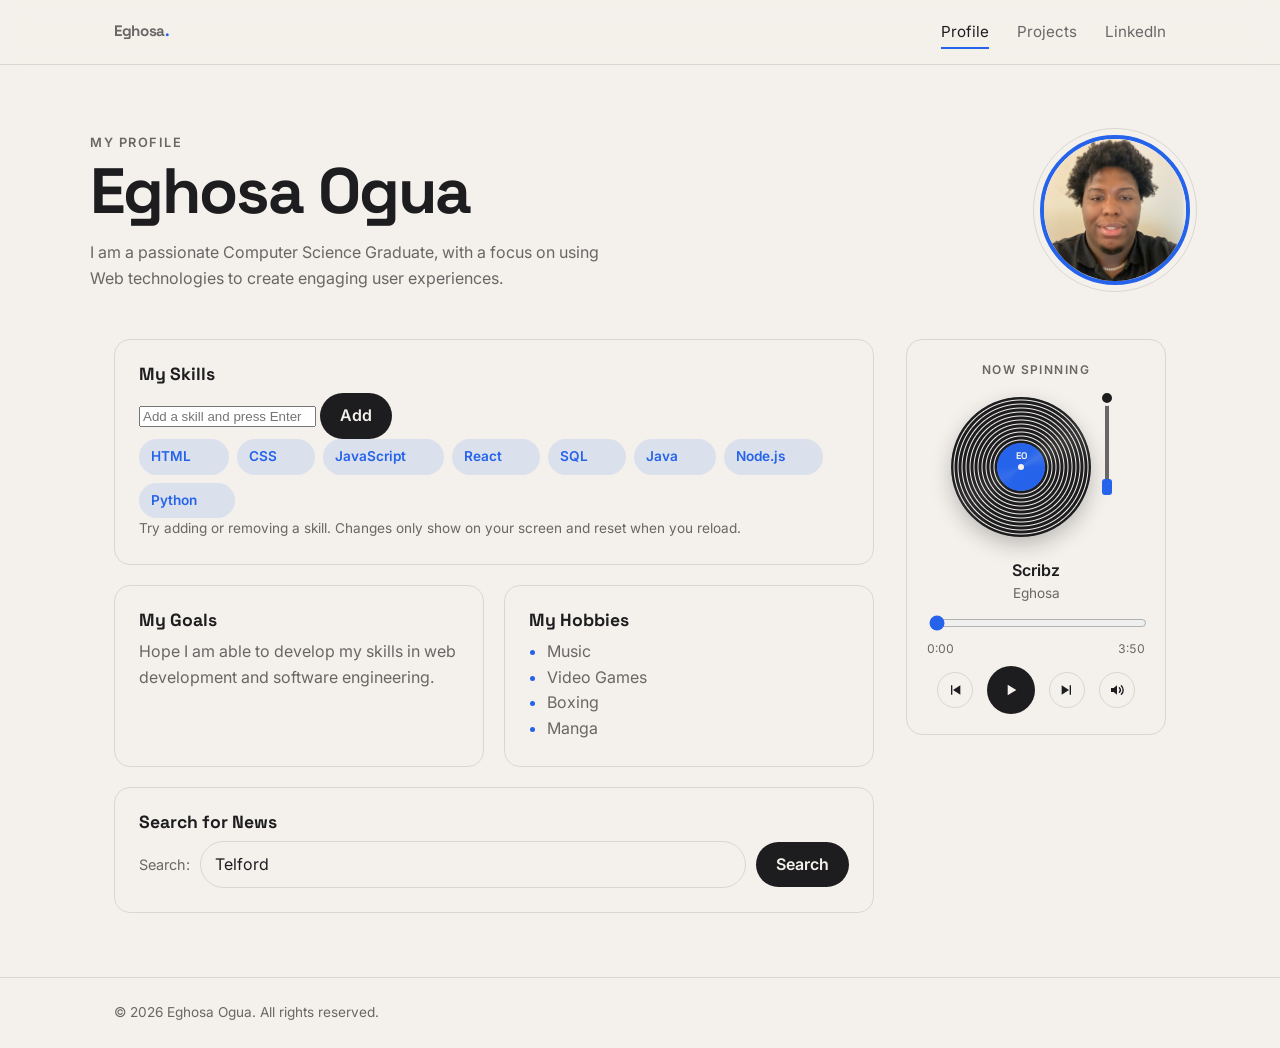
<file: index.html>
<!DOCTYPE html>
<html lang="en">
<head>
    <meta charset="UTF-8">
    <meta name="viewport" content="width=device-width, initial-scale=1.0">
    <meta name="author" content="Eghosa Ogua">
    <meta name="description" content="Profile of Eghosa Ogua">
    <title>Eghosa Ogua | Profile</title>
    <link rel="preconnect" href="https://fonts.googleapis.com">
    <link rel="preconnect" href="https://fonts.gstatic.com" crossorigin>
    <link href="https://fonts.googleapis.com/css2?family=Inter:wght@400;600&family=Space+Grotesk:wght@500;700&display=swap" rel="stylesheet">
    <link rel="stylesheet" href="profileStyle.css">
</head>
<body>

    <nav class="site-nav">
        <div class="container">
            <a class="brand" href="index.html">Eghosa<span>.</span></a>
            <ul>
                <li><a class="active" href="index.html">Profile</a></li>
                <li><a href="projects.html">Projects</a></li>
                <li><a href="https://www.linkedin.com/" target="_blank" rel="noopener">LinkedIn</a></li>
            </ul>
        </div>
    </nav>

    <header class="container hero">
        <div>
            <p class="eyebrow">My Profile</p>
            <h1>Eghosa Ogua</h1>
            <p>I am a passionate Computer Science Graduate, with a focus on using Web technologies to create engaging user experiences.</p>
        </div>
        <img class="avatar" alt="Profile picture of Eghosa Ogua" src="images/Eghosa Headshot.jpg">
    </header>

    <main class="container layout">
        <div class="content">
            <section class="card wide">
                <h3>My Skills</h3>
                <div class="skills-input">
                    <input type="text" id="skill-input" placeholder="Add a skill and press Enter">
                    <button id="addSkillBtn" class="btn">Add</button>
                </div>
                <ul class="chips" id="skills-list">
                    <li>HTML</li>
                    <li>CSS</li>
                    <li>JavaScript</li>
                    <li>React</li>
                    <li>SQL</li>
                    <li>Java</li>
                    <li>Node.js</li>
                    <li>Python</li>
                </ul>
                <p class="skills-note">Try adding or removing a skill. Changes only show on your screen and reset when you reload.</p>
            </section>

            <section class="card">
                <h3>My Goals</h3>
                <p>Hope I am able to develop my skills in web development and software engineering.</p>
            </section>

            <section class="card">
                <h3>My Hobbies</h3>
                <ul class="plain-list">
                    <li>Music</li>
                    <li>Video Games</li>
                    <li>Boxing</li>
                    <li>Manga</li>
                </ul>
            </section>

            <section class="card wide">
                <h3>Search for News</h3>
                <form class="search-form" action="https://www.bbc.co.uk/search" method="get" target="_blank">
                    <label for="mysearch">Search:</label>
                    <input id="mysearch" type="text" name="q" value="Telford">
                    <button class="btn" type="submit">Search</button>
                </form>
            </section>
        </div>

        <aside class="sidebar">
            <div class="vinyl-widget" id="vinyl">
                <p class="widget-label">Now spinning</p>

                <div class="turntable">
                    <div class="record-wrap">
                        <div class="record">
                            <div class="record-label"><span class="spindle"></span></div>
                        </div>
                    </div>
                    <div class="tonearm"></div>
                </div>

                <div class="track-info">
                    <p class="track-title" id="track-title">&nbsp;</p>
                    <p class="track-artist" id="track-artist">&nbsp;</p>
                </div>

                <input class="progress" id="progress" type="range" min="0" max="100" step="0.1" value="0" aria-label="Seek">
                <div class="times">
                    <span id="time-current">0:00</span>
                    <span id="time-duration">0:00</span>
                </div>

                <div class="controls">
                    <button id="prev" type="button" aria-label="Previous track">
                        <svg viewBox="0 0 24 24"><path d="M6 5h2v14H6zM20 5v14L9 12z"/></svg>
                    </button>
                    <button id="play" class="play" type="button" aria-label="Play">
                        <svg class="icon-play" viewBox="0 0 24 24"><path d="M7 4v16l13-8z"/></svg>
                        <svg class="icon-pause" viewBox="0 0 24 24"><path d="M6 4h4v16H6zM14 4h4v16h-4z"/></svg>
                    </button>
                    <button id="next" type="button" aria-label="Next track">
                        <svg viewBox="0 0 24 24"><path d="M16 5h2v14h-2zM4 5v14l11-7z"/></svg>
                    </button>
                    <div class="volume" id="volume">
                        <button id="volume-toggle" type="button" aria-label="Volume" aria-expanded="false" aria-controls="volume-popover">
                            <svg viewBox="0 0 24 24">
                                <path d="M3 9h4l5-4v14l-5-4H3z"/>
                                <path class="line icon-volume-on" d="M15.5 8.5a5 5 0 0 1 0 7M18.5 5.5a9 9 0 0 1 0 13"/>
                                <path class="line icon-volume-off" d="M16 9l6 6M22 9l-6 6"/>
                            </svg>
                        </button>
                        <div class="volume-popover" id="volume-popover">
                            <input id="volume-slider" type="range" min="0" max="1" step="0.01" value="0.6" aria-label="Volume level">
                        </div>
                    </div>
                </div>

                <audio id="audio" preload="metadata"></audio>
            </div>
        </aside>
    </main>

    <footer class="site-footer">
        <div class="container">
            <p>&copy; 2026 Eghosa Ogua. All rights reserved.</p>
        </div>
    </footer>

    <canvas class="graffiti" id="graffiti" aria-hidden="true"></canvas>

    <script src="vinyl.js"></script>
    <script src="graffiti.js"></script>
    <script src="addSkills.js" defer></script>
</body>
</html>
</file>
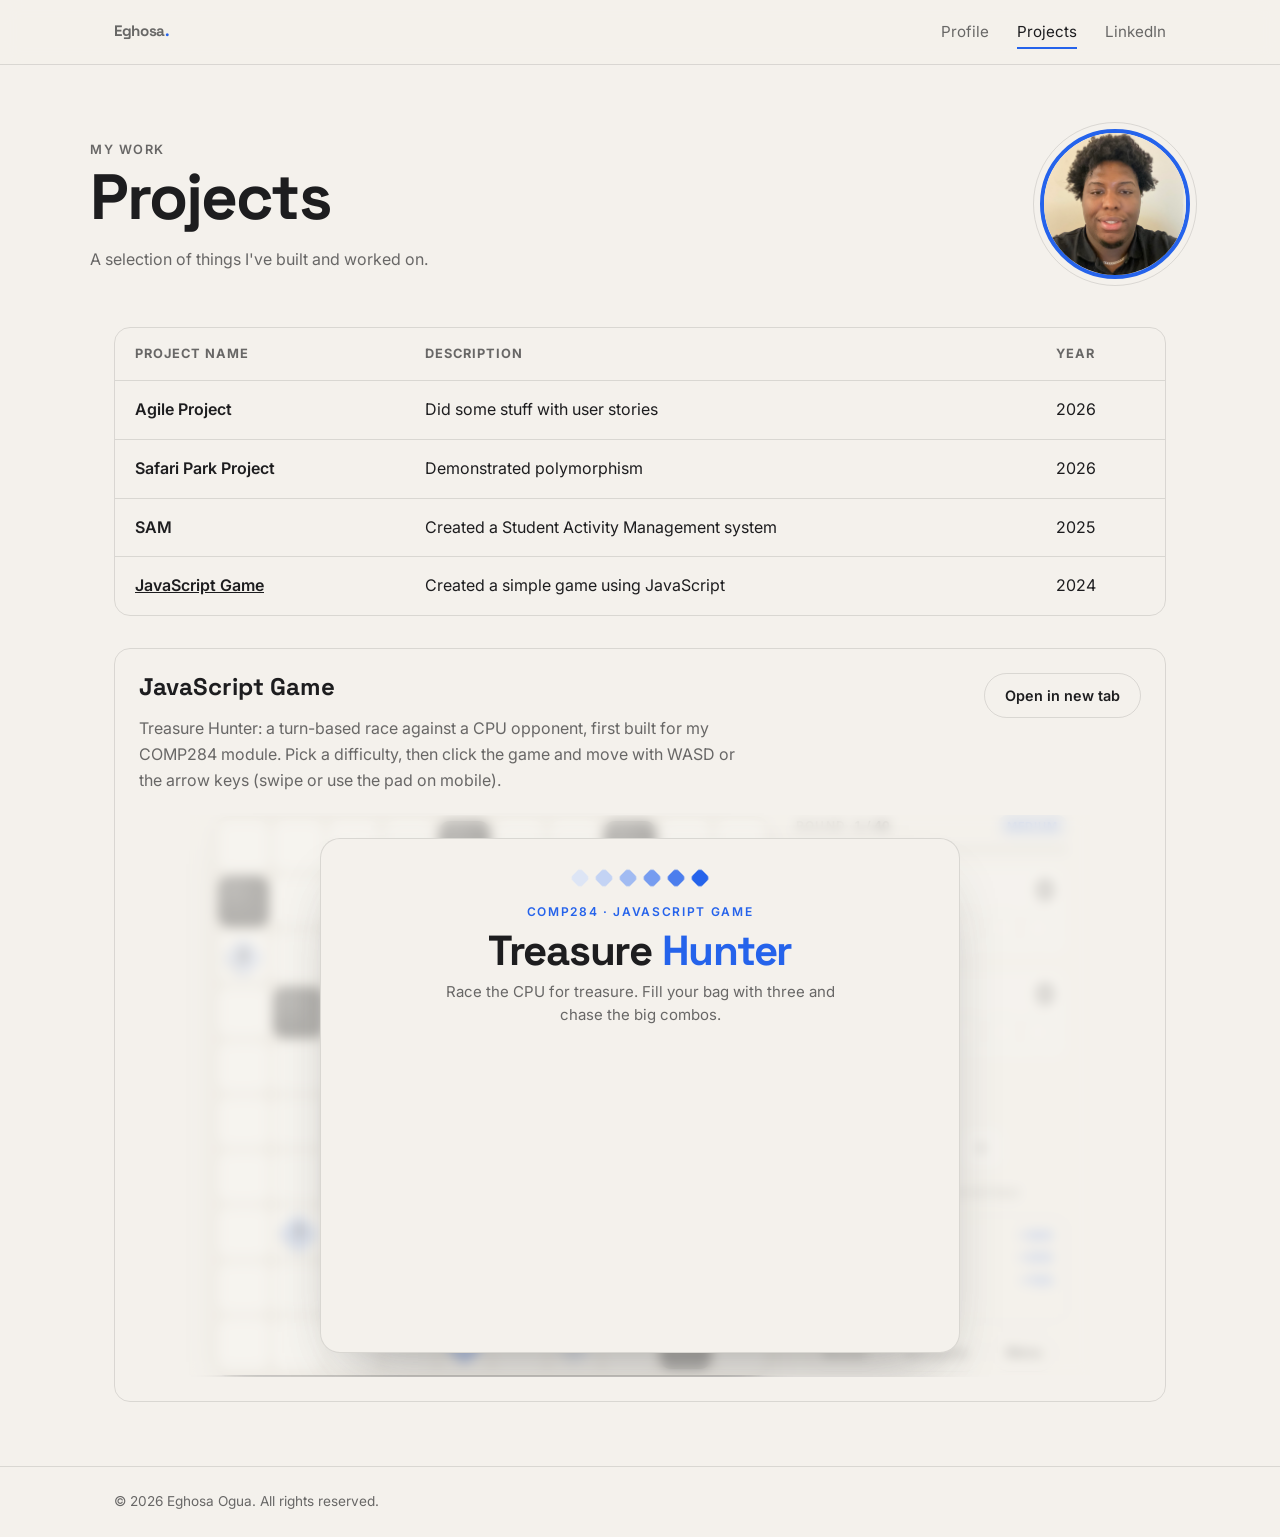
<file: projects.html>
<!DOCTYPE html>
<html lang="en">
<head>
    <meta charset="UTF-8">
    <meta name="viewport" content="width=device-width, initial-scale=1.0">
    <meta name="author" content="Eghosa Ogua">
    <meta name="description" content="Projects by Eghosa Ogua">
    <title>Eghosa Ogua | Projects</title>
    <link rel="preconnect" href="https://fonts.googleapis.com">
    <link rel="preconnect" href="https://fonts.gstatic.com" crossorigin>
    <link href="https://fonts.googleapis.com/css2?family=Inter:wght@400;600&family=Space+Grotesk:wght@500;700&display=swap" rel="stylesheet">
    <link rel="stylesheet" href="profileStyle.css">
</head>
<body>

    <nav class="site-nav">
        <div class="container">
            <a class="brand" href="index.html">Eghosa<span>.</span></a>
            <ul>
                <li><a href="index.html">Profile</a></li>
                <li><a class="active" href="projects.html">Projects</a></li>
                <li><a href="https://www.linkedin.com/" target="_blank" rel="noopener">LinkedIn</a></li>
            </ul>
        </div>
    </nav>

    <header class="container hero">
        <div>
            <p class="eyebrow">My Work</p>
            <h1>Projects</h1>
            <p>A selection of things I've built and worked on.</p>
        </div>
        <img class="avatar" alt="Profile picture of Eghosa Ogua" src="images/Eghosa Headshot.jpg">
    </header>

    <main class="container projects">
        <div class="table-wrap">
            <table>
                <thead>
                    <tr>
                        <th>Project Name</th>
                        <th>Description</th>
                        <th>Year</th>
                    </tr>
                </thead>
                <tbody>
                    <tr>
                        <td>Agile Project</td>
                        <td>Did some stuff with user stories</td>
                        <td>2026</td>
                    </tr>
                    <tr>
                        <td>Safari Park Project</td>
                        <td>Demonstrated polymorphism</td>
                        <td>2026</td>
                    </tr>
                    <tr>
                        <td>SAM</td>
                        <td>Created a Student Activity Management system</td>
                        <td>2025</td>
                    </tr>
                    <tr>
                        <td><a href="#game">JavaScript Game</a></td>
                        <td>Created a simple game using JavaScript</td>
                        <td>2024</td>   
                    </tr>
                    
                </tbody>
            </table>
        </div>

        <section class="card game-card" id="game">
            <div class="game-card-head">
                <div>
                    <h2 class="section-title">JavaScript Game</h2>
                    <p>Treasure Hunter: a turn-based race against a CPU opponent, first built for my COMP284 module. Pick a difficulty, then click the game and move with WASD or the arrow keys (swipe or use the pad on mobile).</p>
                </div>
                <a class="btn btn-outline" href="COMP284-21%20(1)/numbers.html" target="_blank" rel="noopener">Open in new tab</a>
            </div>
            <iframe class="game-frame" id="game-frame" src="COMP284-21%20(1)/numbers.html" title="Treasure Hunter, a playable JavaScript game" loading="lazy"></iframe>
        </section>
    </main>

    <footer class="site-footer">
        <div class="container">
            <p>&copy; 2026 Eghosa Ogua. All rights reserved.</p>
        </div>
    </footer>

    <script src="gameEmbed.js"></script>
</body>
</html>
</file>
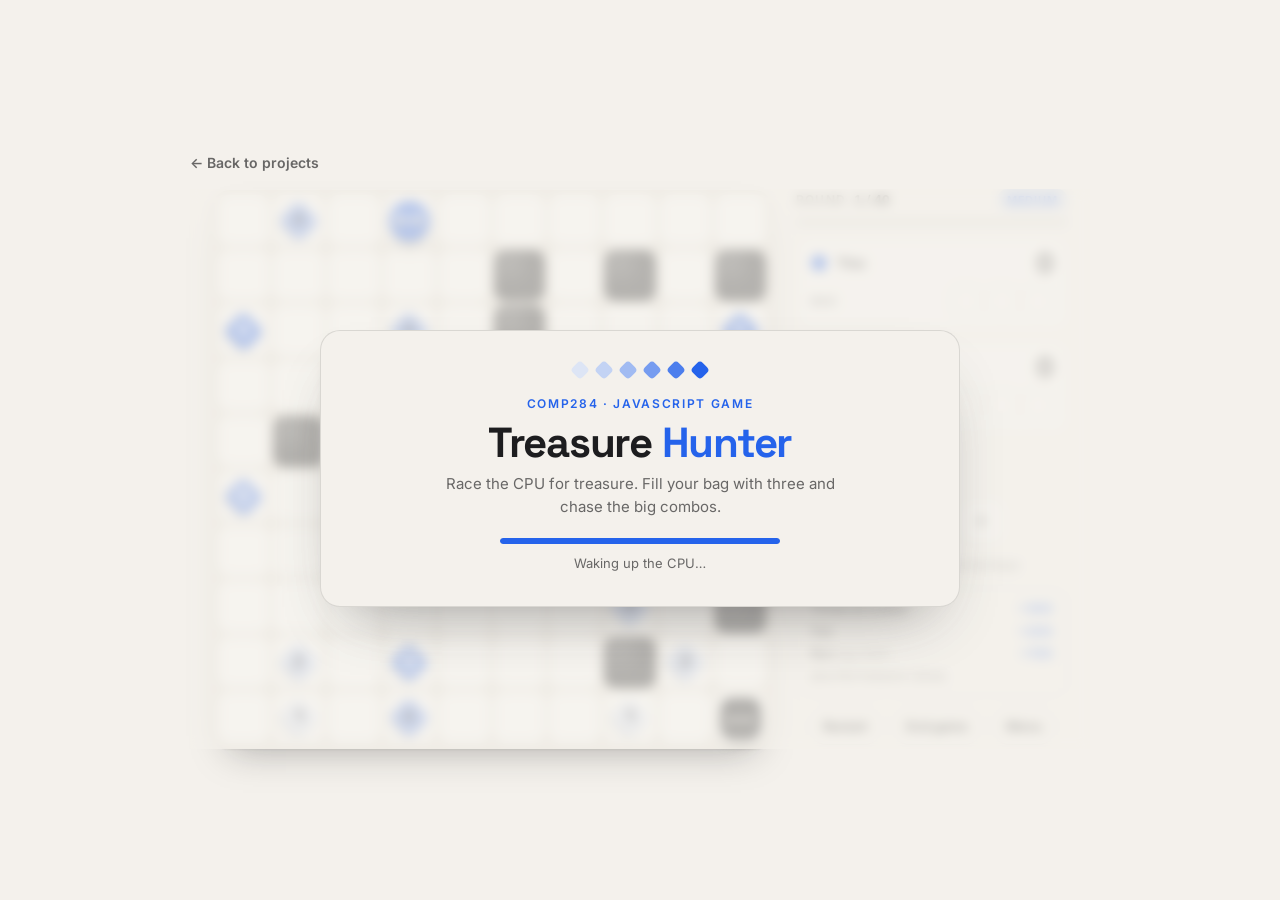
<file: COMP284-21 (1)/numbers.html>
<!DOCTYPE html>
<html lang="en-GB">
	<head>
		<!-- numbers.html -->
		<meta charset="utf-8">
		<meta name="viewport" content="width=device-width, initial-scale=1.0">
		<meta name="description" content="Treasure Hunter: a turn-based JavaScript treasure race against a CPU opponent.">
		<title>Treasure Hunter</title>
		<script>
			// Inside the projects page <iframe> the game drops its full-page layout
			if (window.self !== window.top) document.documentElement.classList.add('is-embedded');
		</script>
		<link rel="preconnect" href="https://fonts.googleapis.com">
		<link rel="preconnect" href="https://fonts.gstatic.com" crossorigin>
		<link href="https://fonts.googleapis.com/css2?family=Inter:wght@400;600&family=Space+Grotesk:wght@500;700&display=swap" rel="stylesheet">
		<link rel="stylesheet" href="numbers.css">
	</head>
	<body>
		<a class="back-link" href="../projects.html">&larr; Back to projects</a>

		<main class="app" id="app">
			<div class="game">

				<!-- Round counter, scores and bags -->
				<div class="hud">
					<div class="round">
						<div class="round-head">
							<span>Round <strong id="round-text">1 / 40</strong></span>
							<span class="badge" id="difficulty-badge">Medium</span>
						</div>
						<div class="meter"><span id="round-meter"></span></div>
					</div>

					<section class="scorecard player" id="card-player" aria-label="Your score">
						<div class="scorecard-head">
							<span class="swatch"></span>
							<span class="name">You</span>
							<span class="score" id="score-player">0</span>
						</div>
						<div class="bag" id="bag-player">
							<span class="bag-label">Bag</span>
							<span class="slot"></span><span class="slot"></span><span class="slot"></span>
						</div>
					</section>

					<section class="scorecard cpu" id="card-cpu" aria-label="CPU score">
						<div class="scorecard-head">
							<span class="swatch"></span>
							<span class="name">CPU <span class="thinking" aria-hidden="true"><i></i><i></i><i></i></span></span>
							<span class="score" id="score-cpu">0</span>
						</div>
						<div class="bag" id="bag-cpu">
							<span class="bag-label">Bag</span>
							<span class="slot"></span><span class="slot"></span><span class="slot"></span>
						</div>
					</section>
				</div>

				<!-- The board: tiles underneath, treasures and characters on top -->
				<div class="board-area">
					<div class="board" id="board" tabindex="-1" role="application" aria-label="Treasure Hunter board. Move with W A S D or the arrow keys.">
						<div class="tiles" id="tiles"></div>
						<div class="pieces" id="pieces"></div>
					</div>
					<div class="toasts" id="toasts" aria-live="polite"></div>
					<div class="focus-hint" id="focus-hint" hidden>Click the board to keep playing</div>
				</div>

				<!-- Movement pad, scoring reminder and game buttons -->
				<div class="controls">
					<div class="dpad" id="dpad" role="group" aria-label="Move">
						<button type="button" data-dir="up" aria-label="Move up"><svg viewBox="0 0 24 24"><path d="M12 7l6 9H6z"/></svg></button>
						<button type="button" data-dir="left" aria-label="Move left"><svg viewBox="0 0 24 24"><path d="M7 12l9-6v12z"/></svg></button>
						<button type="button" data-dir="down" aria-label="Move down"><svg viewBox="0 0 24 24"><path d="M12 17L6 8h12z"/></svg></button>
						<button type="button" data-dir="right" aria-label="Move right"><svg viewBox="0 0 24 24"><path d="M17 12l-9 6V6z"/></svg></button>
					</div>
					<p class="keys-hint"><kbd>W</kbd><kbd>A</kbd><kbd>S</kbd><kbd>D</kbd> or arrow keys</p>
					<ul class="legend" aria-label="How a full bag scores">
						<li><span>Three of a kind</span><em>+300</em></li>
						<li><span>Pair</span><em>+200</em></li>
						<li><span>Run <small>e.g. 3&middot;4&middot;5</small></span><em>+100</em></li>
						<li class="legend-note">plus the treasure values</li>
					</ul>
					<div class="actions">
						<button type="button" class="btn-ghost" id="btn-restart">Restart</button>
						<button type="button" class="btn-ghost" id="btn-end">End game</button>
						<button type="button" class="btn-ghost" id="btn-menu">Menu</button>
					</div>
				</div>
			</div>

			<!-- Loading screen, which turns into the difficulty menu -->
			<section class="overlay" id="title-screen" data-stage="loading" aria-labelledby="title-heading">
				<div class="sheet">
					<div class="gem-row" aria-hidden="true">
						<span class="mini-gem" data-v="1" style="--i: 0"></span>
						<span class="mini-gem" data-v="2" style="--i: 1"></span>
						<span class="mini-gem" data-v="3" style="--i: 2"></span>
						<span class="mini-gem" data-v="4" style="--i: 3"></span>
						<span class="mini-gem" data-v="5" style="--i: 4"></span>
						<span class="mini-gem" data-v="6" style="--i: 5"></span>
					</div>
					<p class="eyebrow">COMP284 &middot; JavaScript game</p>
					<h1 id="title-heading">Treasure <span>Hunter</span></h1>
					<p class="tagline">Race the CPU for treasure. Fill your bag with three and chase the big combos.</p>

					<div class="loader" id="loader">
						<div class="meter"><span id="loader-meter"></span></div>
						<p id="loader-text">Loading&hellip;</p>
					</div>

					<form class="menu" id="menu">
						<fieldset class="levels">
							<legend>Choose your opponent</legend>
							<div class="level-options">
								<label class="level">
									<input type="radio" name="difficulty" value="easy">
									<span class="level-body">
										<span class="level-name">Easy <span class="pips" data-level="1"><i></i><i></i><i></i></span></span>
										<span class="level-desc">Grabs whatever is close and often wanders off.</span>
										<span class="level-best" data-best="easy"></span>
									</span>
								</label>
								<label class="level">
									<input type="radio" name="difficulty" value="medium" checked>
									<span class="level-body">
										<span class="level-name">Medium <span class="pips" data-level="2"><i></i><i></i><i></i></span></span>
										<span class="level-desc">Hunts pairs and runs, but only thinks one treasure ahead.</span>
										<span class="level-best" data-best="medium"></span>
									</span>
								</label>
								<label class="level">
									<input type="radio" name="difficulty" value="hard">
									<span class="level-body">
										<span class="level-name">Hard <span class="pips" data-level="3"><i></i><i></i><i></i></span></span>
										<span class="level-desc">Plans its whole bag for the most points per move, and avoids races it can&rsquo;t win.</span>
										<span class="level-best" data-best="hard"></span>
									</span>
								</label>
							</div>
						</fieldset>

						<details class="how">
							<summary>How to play</summary>
							<ul>
								<li>You and the CPU take turns moving one square. Use <kbd>W</kbd><kbd>A</kbd><kbd>S</kbd><kbd>D</kbd>, the arrow keys, the pad, or swipe or tap the board.</li>
								<li>Step on a treasure (worth 1&ndash;6) to put it in your bag. Every third treasure scores the bag: three of a kind +300, a pair +200, a run +100, plus the treasure values.</li>
								<li>Rocks and the CPU block your way. A new treasure appears whenever one is taken. Glowing treasures match one in your bag.</li>
								<li>The highest score after 40 rounds wins. Unfinished bags count at face value.</li>
							</ul>
						</details>

						<button class="btn-primary" type="submit">Start game</button>
					</form>
				</div>
			</section>

			<!-- End of game -->
			<section class="overlay" id="result-screen" aria-labelledby="result-heading" hidden>
				<div class="sheet result" id="result-sheet">
					<p class="eyebrow" id="result-eyebrow">Game over</p>
					<h2 id="result-heading">You win!</h2>
					<p class="result-line" id="result-line"></p>
					<p class="new-best" id="result-new-best" hidden>New personal best!</p>
					<div class="result-scores">
						<div class="result-side player" id="result-side-player">
							<span class="result-who"><span class="swatch"></span>You</span>
							<strong id="result-player">0</strong>
						</div>
						<div class="result-side cpu" id="result-side-cpu">
							<span class="result-who"><span class="swatch"></span>CPU</span>
							<strong id="result-cpu">0</strong>
						</div>
					</div>
					<table class="result-stats">
						<thead>
							<tr><th scope="col"><span class="visually-hidden">Stat</span></th><th scope="col">You</th><th scope="col">CPU</th></tr>
						</thead>
						<tbody id="result-stats"></tbody>
					</table>
					<div class="result-actions">
						<button class="btn-primary" type="button" id="btn-again">Play again</button>
						<button class="btn-ghost" type="button" id="btn-change">Change difficulty</button>
					</div>
				</div>
			</section>
		</main>

		<script src="numbers.js"></script>
	</body>
</html>

<!-- working link https://student.csc.liv.ac.uk/~sgeogua/numbers.html-->
</file>
<file: profileStyle.css>
/* ==========================================================
   Palette — three colours only
   ========================================================== */
:root {
    --paper: #F4F1EC;   /* background */
    --ink: #1D1D1F;     /* text, lines, the record */
    --accent: #2563EB;  /* highlights, record label */

    /* Tints of the same three colours (not new colours) */
    --ink-soft: rgba(29, 29, 31, 0.65);
    --ink-line: rgba(29, 29, 31, 0.12);
    --accent-soft: rgba(37, 99, 235, 0.12);

    --radius: 16px;
    --max-width: 1100px;
    --font-body: "Inter", system-ui, -apple-system, "Segoe UI", Roboto, sans-serif;
    --font-head: "Space Grotesk", "Inter", system-ui, sans-serif;
}

*,
*::before,
*::after {
    box-sizing: border-box;
}

body {
    margin: 0;
    background: var(--paper);
    color: var(--ink);
    font-family: var(--font-body);
    font-size: 16px;
    line-height: 1.6;
}

h1, h2, h3, h4 {
    font-family: var(--font-head);
    line-height: 1.15;
    margin: 0 0 0.5em;
}

a {
    color: inherit;
}

.container {
    max-width: var(--max-width);
    margin: 0 auto;
    padding: 0 24px;
}

/* ==========================================================
   Navigation
   ========================================================== */
.site-nav {
    position: sticky;
    top: 0;
    z-index: 10;
    background: rgba(244, 241, 236, 0.85);
    backdrop-filter: blur(10px);
    border-bottom: 1px solid var(--ink-line);
}

.site-nav .container {
    display: flex;
    align-items: center;
    justify-content: space-between;
    height: 64px;
}

.brand {
    font-family: var(--font-head);
    font-weight: 700;
    font-size: 1.25rem;
    text-decoration: none;
    letter-spacing: -0.02em;
}

.brand span {
    color: var(--accent);
}

.site-nav ul {
    display: flex;
    gap: 28px;
    list-style: none;
    margin: 0;
    padding: 0;
}

.site-nav a {
    text-decoration: none;
    font-size: 0.95rem;
    color: var(--ink-soft);
    padding: 6px 0;
    border-bottom: 2px solid transparent;
    transition: color 0.2s, border-color 0.2s;
}

.site-nav a:hover,
.site-nav a.active {
    color: var(--ink);
    border-bottom-color: var(--accent);
}

/* ==========================================================
   Hero (name + round profile picture top right)
   ========================================================== */
.hero {
    display: grid;
    grid-template-columns: 1fr auto;
    align-items: center;
    gap: 32px;
    padding: 64px 0 48px;
}

.eyebrow {
    display: inline-block;
    font-size: 0.8rem;
    font-weight: 600;
    letter-spacing: 0.12em;
    text-transform: uppercase;
    color: var(--accent);
    margin: 0 0 12px;
}

.hero h1 {
    font-size: clamp(2.5rem, 6vw, 4rem);
    letter-spacing: -0.03em;
    margin-bottom: 12px;
}

.hero p {
    color: var(--ink-soft);
    max-width: 52ch;
    margin: 0;
}

.avatar {
    width: 150px;
    height: 150px;
    border-radius: 50%;
    object-fit: cover;
    border: 4px solid var(--accent);
    outline: 1px solid var(--ink-line);
    outline-offset: 6px;
}

/* ==========================================================
   Page layout: content + sidebar
   ========================================================== */
.layout {
    display: grid;
    grid-template-columns: 1fr 260px;
    gap: 32px;
    align-items: start;
    padding-bottom: 64px;
}

.content {
    display: grid;
    grid-template-columns: repeat(2, 1fr);
    gap: 20px;
}

.card {
    border: 1px solid var(--ink-line);
    border-radius: var(--radius);
    padding: 24px;
    transition: border-color 0.2s, transform 0.2s;
}

.card:hover {
    border-color: var(--accent);
    transform: translateY(-2px);
}

.card.wide {
    grid-column: 1 / -1;
}

.card h3 {
    font-size: 1.1rem;
}

.card p {
    margin: 0 0 0.75em;
    color: var(--ink-soft);
}

.card p:last-child {
    margin-bottom: 0;
}

.chips {
    display: flex;
    flex-wrap: wrap;
    gap: 8px;
    list-style: none;
    margin: 0;
    padding: 0;
}

.chips li {
    background: var(--accent-soft);
    color: var(--accent);
    font-size: 0.85rem;
    font-weight: 600;
    padding: 6px 12px;
    border-radius: 999px;
}

.chips li .remove-btn {
    margin-left: 6px;
    border: none;
    background: none;
    color: inherit;
    font: inherit;
    cursor: pointer;
    opacity: 0;
    transition: opacity 0.2s;
}

.chips li:hover .remove-btn {
    opacity: 1;
}
.chips li .remove {
    margin-left: 6px;
    border: none;
    background: none;
    color: inherit;
    cursor: pointer;
    opacity: 0;
    transition: opacity 0.2s;
}
.chips li:hover .remove { opacity: 1; }

.skills-note {
    margin-top: 12px;
    font-size: 0.85rem;
}

.plain-list {
    margin: 0;
    padding-left: 1.1em;
    color: var(--ink-soft);
}

.plain-list li::marker {
    color: var(--accent);
}

/* Search form */
.search-form {
    display: flex;
    flex-wrap: wrap;
    gap: 10px;
    align-items: center;
}

.search-form label {
    font-size: 0.9rem;
    color: var(--ink-soft);
}

.search-form input {
    flex: 1;
    min-width: 160px;
    padding: 10px 14px;
    font: inherit;
    color: var(--ink);
    background: transparent;
    border: 1px solid var(--ink-line);
    border-radius: 999px;
}

.search-form input:focus {
    outline: none;
    border-color: var(--accent);
}

.btn {
    font: inherit;
    font-weight: 600;
    padding: 10px 20px;
    color: var(--paper);
    background: var(--ink);
    border: none;
    border-radius: 999px;
    cursor: pointer;
    transition: background 0.2s;
}

.btn:hover {
    background: var(--accent);
}

/* ==========================================================
   Vinyl widget
   ========================================================== */
.sidebar {
    position: sticky;
    /* Leaves room above the card for the graffiti character to stand */
    top: 128px;
}

/* Graffiti animation layer, drawn over the page around the vinyl card */
.graffiti {
    position: fixed;
    inset: 0;
    width: 100%;
    height: 100%;
    z-index: 5;
    pointer-events: none;
}

.vinyl-widget {
    border: 1px solid var(--ink-line);
    border-radius: var(--radius);
    padding: 20px;
    text-align: center;
}

.widget-label {
    font-size: 0.75rem;
    font-weight: 600;
    letter-spacing: 0.12em;
    text-transform: uppercase;
    color: var(--ink-soft);
    margin: 0 0 12px;
}

.turntable {
    position: relative;
    width: 170px;
    height: 150px;
    margin: 0 auto 16px;
}

.record-wrap {
    position: absolute;
    left: 0;
    top: 5px;
    width: 140px;
    height: 140px;
    border-radius: 50%;
    box-shadow: 0 8px 20px rgba(29, 29, 31, 0.25);
}

/* Light reflection — stays still while the record turns underneath */
.record-wrap::after {
    content: "";
    position: absolute;
    inset: 0;
    border-radius: 50%;
    background: conic-gradient(
        from 30deg,
        transparent 0deg,
        rgba(244, 241, 236, 0.12) 30deg,
        transparent 60deg,
        transparent 180deg,
        rgba(244, 241, 236, 0.08) 210deg,
        transparent 240deg
    );
    pointer-events: none;
}

.record {
    width: 100%;
    height: 100%;
    border-radius: 50%;
    background:
        repeating-radial-gradient(
            circle,
            var(--ink) 0px,
            var(--ink) 2px,
            rgba(244, 241, 236, 0.06) 3px,
            var(--ink) 4px
        );
    display: grid;
    place-items: center;
    animation: spin 2.4s linear infinite;
    animation-play-state: paused;
}

.record-label {
    width: 48px;
    height: 48px;
    border-radius: 50%;
    background: var(--accent);
    display: grid;
    place-items: center;
    position: relative;
    font-family: var(--font-head);
    font-size: 0.6rem;
    font-weight: 700;
    color: var(--paper);
}

/* Text sits off-centre so you can see the label turning */
.record-label::before {
    content: "EO";
    position: absolute;
    top: 6px;
}

.spindle {
    width: 6px;
    height: 6px;
    border-radius: 50%;
    background: var(--paper);
}

.tonearm {
    position: absolute;
    right: 12px;
    top: 4px;
    width: 4px;
    height: 95px;
    background: var(--ink-soft);
    border-radius: 2px;
    transform-origin: 50% 4px;
    transform: rotate(0deg);
    transition: transform 0.6s ease;
}

/* Pivot */
.tonearm::before {
    content: "";
    position: absolute;
    top: -6px;
    left: 50%;
    width: 16px;
    height: 16px;
    margin-left: -8px;
    border-radius: 50%;
    background: var(--ink);
    border: 3px solid var(--paper);
}

/* Head */
.tonearm::after {
    content: "";
    position: absolute;
    bottom: -4px;
    left: 50%;
    width: 10px;
    height: 16px;
    margin-left: -5px;
    border-radius: 3px;
    background: var(--accent);
}

.vinyl-widget.is-playing .record {
    animation-play-state: running;
}

.vinyl-widget.is-playing .tonearm {
    transform: rotate(22deg);
}

@keyframes spin {
    to { transform: rotate(360deg); }
}

.track-info {
    min-height: 44px;
    margin-bottom: 8px;
}

.track-title {
    font-weight: 600;
    margin: 0;
    white-space: nowrap;
    overflow: hidden;
    text-overflow: ellipsis;
}

.track-artist {
    font-size: 0.85rem;
    color: var(--ink-soft);
    margin: 0;
    white-space: nowrap;
    overflow: hidden;
    text-overflow: ellipsis;
}

.progress {
    width: 100%;
    accent-color: var(--accent);
    cursor: pointer;
}

.times {
    display: flex;
    justify-content: space-between;
    font-size: 0.75rem;
    color: var(--ink-soft);
    margin-bottom: 8px;
    font-variant-numeric: tabular-nums;
}

.controls {
    display: flex;
    justify-content: center;
    align-items: center;
    gap: 14px;
}

.controls button {
    display: grid;
    place-items: center;
    width: 36px;
    height: 36px;
    border: 1px solid var(--ink-line);
    border-radius: 50%;
    background: transparent;
    color: var(--ink);
    cursor: pointer;
    transition: border-color 0.2s, background 0.2s, color 0.2s;
}

.controls button:hover:not(:disabled) {
    border-color: var(--accent);
    color: var(--accent);
}

.controls .play {
    width: 48px;
    height: 48px;
    background: var(--ink);
    color: var(--paper);
    border: none;
}

.controls .play:hover:not(:disabled) {
    background: var(--accent);
    color: var(--paper);
}

.controls button:disabled,
.progress:disabled {
    opacity: 0.4;
    cursor: not-allowed;
}

.controls svg {
    width: 16px;
    height: 16px;
    fill: currentColor;
}

.icon-pause,
.vinyl-widget.is-playing .icon-play {
    display: none;
}

/* Volume: button with a pop-up slider */
.volume {
    position: relative;
}

.controls svg .line {
    fill: none;
    stroke: currentColor;
    stroke-width: 2;
    stroke-linecap: round;
}

.icon-volume-off,
.volume.is-muted .icon-volume-on {
    display: none;
}

.volume.is-muted .icon-volume-off {
    display: inline;
}

.volume.is-open > button {
    border-color: var(--accent);
    color: var(--accent);
}

.volume-popover {
    position: absolute;
    right: -8px;
    bottom: calc(100% + 10px);
    z-index: 2;
    padding: 10px 14px;
    background: var(--paper);
    border: 1px solid var(--ink-line);
    border-radius: 999px;
    box-shadow: 0 8px 20px rgba(29, 29, 31, 0.15);
    opacity: 0;
    visibility: hidden;
    transform: translateY(4px);
    transition: opacity 0.15s, transform 0.15s, visibility 0.15s;
}

.volume.is-open .volume-popover {
    opacity: 1;
    visibility: visible;
    transform: translateY(0);
}

.volume-popover input {
    display: block;
    width: 110px;
    margin: 0;
    accent-color: var(--accent);
    cursor: pointer;
}

.vinyl-widget.is-playing .icon-pause {
    display: block;
}

/* ==========================================================
   Projects page
   ========================================================== */
.table-wrap {
    overflow-x: auto;
    border: 1px solid var(--ink-line);
    border-radius: var(--radius);
    margin-bottom: 32px;
}

table {
    width: 100%;
    border-collapse: collapse;
}

th,
td {
    text-align: left;
    padding: 16px 20px;
}

th {
    font-size: 0.8rem;
    letter-spacing: 0.08em;
    text-transform: uppercase;
    color: var(--ink-soft);
    border-bottom: 1px solid var(--ink-line);
}

tbody tr + tr td {
    border-top: 1px solid var(--ink-line);
}

tbody tr:hover {
    background: var(--accent-soft);
}

td:first-child {
    font-weight: 600;
}

.section-title {
    font-size: 1.5rem;
    margin-bottom: 16px;
}

.projects {
    padding-bottom: 64px;
}

/* JavaScript game, played in an iframe on the projects page */
.game-card {
    scroll-margin-top: 88px; /* clears the sticky nav when jumping to #game */
}

/* Keep the game still while the mouse is over it */
.game-card:hover {
    transform: none;
}

.game-card-head {
    display: flex;
    flex-wrap: wrap;
    align-items: flex-start;
    justify-content: space-between;
    gap: 12px 24px;
    margin-bottom: 20px;
}

.game-card-head > div {
    flex: 1 1 320px;
}

.game-card-head p {
    max-width: 62ch;
}

.btn-outline {
    display: inline-block;
    font-size: 0.9rem;
    white-space: nowrap;
    text-decoration: none;
    color: var(--ink);
    background: transparent;
    border: 1px solid var(--ink-line);
}

.btn-outline:hover {
    color: var(--accent);
    background: transparent;
    border-color: var(--accent);
}

.game-frame {
    display: block;
    width: 100%;
    height: 600px; /* replaced by the game's real height once it loads */
    border: 0;
}

/* ==========================================================
   Footer
   ========================================================== */
.site-footer {
    border-top: 1px solid var(--ink-line);
    padding: 24px 0;
    font-size: 0.85rem;
    color: var(--ink-soft);
}

.site-footer p {
    margin: 0;
}

/* ==========================================================
   Responsive
   ========================================================== */
@media (max-width: 860px) {
    .layout {
        grid-template-columns: 1fr;
    }

    .sidebar {
        position: static;
    }
}

@media (max-width: 600px) {
    .container {
        padding: 0 16px;
    }

    .site-nav ul {
        gap: 16px;
    }

    .brand {
        display: none;
    }

    .hero {
        padding: 40px 0 32px;
        gap: 20px;
    }

    .avatar {
        width: 96px;
        height: 96px;
    }

    .content {
        grid-template-columns: 1fr;
    }

    .game-card {
        padding: 20px 12px 12px;
    }

    .game-frame {
        height: 780px;
    }
}
</file>
<file: COMP284-21 (1)/numbers.css>
/* ==========================================================
   Treasure Hunter — numbers.css
   Uses the portfolio's palette and fonts so the game looks at
   home inside projects.html, and still works as its own page.
   ========================================================== */
:root {
    --paper: #F4F1EC;
    --ink: #1D1D1F;
    --accent: #2563EB;

    --ink-soft: rgba(29, 29, 31, 0.65);
    --ink-faint: rgba(29, 29, 31, 0.3);
    --ink-line: rgba(29, 29, 31, 0.12);
    --accent-soft: rgba(37, 99, 235, 0.12);

    /* Board surfaces (tints of the paper colour) */
    --board: #E6E1D8;
    --tile: #FBFAF7;
    --tile-hover: #E6EDFC;

    --move-time: 170ms;
    --font-body: "Inter", system-ui, -apple-system, "Segoe UI", Roboto, sans-serif;
    --font-head: "Space Grotesk", "Inter", system-ui, sans-serif;
}

/* Treasure colours: the higher the value, the richer the blue */
[data-v="1"] { --gem: #DDE5F5; --gem-text: var(--ink); }
[data-v="2"] { --gem: #C3D3F4; --gem-text: var(--ink); }
[data-v="3"] { --gem: #A1BBF2; --gem-text: var(--ink); }
[data-v="4"] { --gem: #769CF0; --gem-text: var(--ink); }
[data-v="5"] { --gem: #4C7EED; --gem-text: #fff; }
[data-v="6"] { --gem: #2563EB; --gem-text: #fff; }

*,
*::before,
*::after {
    box-sizing: border-box;
}

[hidden] {
    display: none !important;
}

body {
    margin: 0;
    min-height: 100vh;
    padding: 32px 20px;
    display: flex;
    flex-direction: column;
    align-items: center;
    justify-content: center;
    gap: 16px;
    background: var(--paper);
    color: var(--ink);
    font-family: var(--font-body);
    font-size: 15px;
    line-height: 1.5;
}

/* Embedded in the projects page: no page chrome, height fits the game */
.is-embedded body {
    min-height: 0;
    padding: 2px;
    display: block;
    background: transparent;
}

.is-embedded .back-link {
    display: none;
}

.back-link {
    width: 100%;
    max-width: 900px;
    font-size: 14px;
    font-weight: 600;
    color: var(--ink-soft);
    text-decoration: none;
}

.back-link:hover {
    color: var(--accent);
}

button {
    font: inherit;
    color: inherit;
}

:focus-visible {
    outline: 2px solid var(--accent);
    outline-offset: 2px;
}

kbd {
    display: inline-block;
    min-width: 20px;
    margin: 0 1px;
    padding: 0 5px;
    font-family: var(--font-body);
    font-size: 11px;
    font-weight: 600;
    line-height: 18px;
    text-align: center;
    background: rgba(255, 255, 255, 0.7);
    border: 1px solid var(--ink-line);
    border-bottom-width: 2px;
    border-radius: 5px;
}

.visually-hidden {
    position: absolute;
    width: 1px;
    height: 1px;
    overflow: hidden;
    clip-path: inset(50%);
    white-space: nowrap;
}

.btn-primary {
    font-weight: 600;
    padding: 12px 24px;
    color: var(--paper);
    background: var(--ink);
    border: none;
    border-radius: 999px;
    cursor: pointer;
    transition: background 0.2s, transform 0.1s;
}

.btn-primary:hover {
    background: var(--accent);
}

.btn-primary:active {
    transform: translateY(1px);
}

.btn-ghost {
    font-size: 13px;
    font-weight: 600;
    padding: 8px 14px;
    background: transparent;
    border: 1px solid var(--ink-line);
    border-radius: 999px;
    cursor: pointer;
    transition: border-color 0.2s, color 0.2s;
}

.btn-ghost:hover {
    border-color: var(--accent);
    color: var(--accent);
}

.eyebrow {
    margin: 0 0 8px;
    font-size: 12px;
    font-weight: 600;
    letter-spacing: 0.14em;
    text-transform: uppercase;
    color: var(--accent);
}

.meter {
    height: 6px;
    overflow: hidden;
    background: var(--ink-line);
    border-radius: 999px;
}

.meter span {
    display: block;
    width: 0;
    height: 100%;
    background: var(--accent);
    border-radius: inherit;
    transition: width 0.35s ease;
}

/* ==========================================================
   Layout: board on the left, scores and controls on the right
   ========================================================== */
/* The game and the overlays share one grid cell, so the page is always tall
   enough for whichever is bigger (a phone menu can be taller than the board) */
.app {
    display: grid;
    grid-template-columns: minmax(0, 1fr);
    width: 100%;
    max-width: 900px;
    margin: 0 auto;
}

.game,
.overlay {
    grid-area: 1 / 1;
}

.game {
    display: grid;
    grid-template-columns: minmax(0, 560px) minmax(240px, 272px);
    grid-template-rows: auto 1fr;
    grid-template-areas:
        "board hud"
        "board controls";
    justify-content: center;
    gap: 16px 24px;
}

.hud {
    grid-area: hud;
    display: grid;
    gap: 12px;
    align-content: start;
}

.board-area {
    grid-area: board;
    position: relative;
    align-self: start;
}

.controls {
    grid-area: controls;
    display: grid;
    grid-template-areas:
        "dpad"
        "hint"
        "legend"
        "actions";
    gap: 12px;
    align-content: start;
}

/* ==========================================================
   Round counter and scorecards
   ========================================================== */
.round {
    display: grid;
    gap: 8px;
}

.round-head {
    display: flex;
    align-items: center;
    justify-content: space-between;
    font-size: 12px;
    font-weight: 600;
    letter-spacing: 0.1em;
    text-transform: uppercase;
    color: var(--ink-soft);
}

.round-head strong {
    margin-left: 4px;
    color: var(--ink);
    letter-spacing: 0.02em;
    font-variant-numeric: tabular-nums;
}

.badge {
    padding: 3px 10px;
    font-size: 11px;
    letter-spacing: 0.08em;
    color: var(--accent);
    background: var(--accent-soft);
    border-radius: 999px;
}

.scorecard {
    padding: 12px 14px;
    background: rgba(255, 255, 255, 0.4);
    border: 1px solid var(--ink-line);
    border-radius: 14px;
    transition: border-color 0.2s, box-shadow 0.2s;
}

.scorecard.player.is-turn {
    border-color: var(--accent);
    box-shadow: 0 0 0 3px var(--accent-soft);
}

.scorecard.cpu.is-turn {
    border-color: var(--ink-faint);
    box-shadow: 0 0 0 3px var(--ink-line);
}

.scorecard-head {
    display: flex;
    align-items: center;
    gap: 10px;
}

.swatch {
    flex: none;
    width: 16px;
    height: 16px;
    background: var(--accent);
    border-radius: 50%;
}

.cpu .swatch {
    background: var(--ink);
    border-radius: 4px;
}

.name {
    display: flex;
    align-items: center;
    gap: 8px;
    font-weight: 600;
}

.score {
    margin-left: auto;
    font-family: var(--font-head);
    font-size: 26px;
    font-weight: 700;
    line-height: 1;
    font-variant-numeric: tabular-nums;
}

.scorecard.is-scoring .score {
    animation: score-pop 600ms ease;
}

.thinking {
    display: inline-flex;
    gap: 3px;
    opacity: 0;
    transition: opacity 0.2s;
}

.thinking i {
    width: 4px;
    height: 4px;
    background: var(--ink-soft);
    border-radius: 50%;
    animation: think 900ms ease-in-out infinite;
}

.thinking i:nth-child(2) { animation-delay: 150ms; }
.thinking i:nth-child(3) { animation-delay: 300ms; }

.cpu.is-turn .thinking {
    opacity: 1;
}

.bag {
    display: flex;
    align-items: center;
    gap: 6px;
    margin-top: 10px;
}

.bag-label {
    margin-right: auto;
    font-size: 11px;
    font-weight: 600;
    letter-spacing: 0.1em;
    text-transform: uppercase;
    color: var(--ink-soft);
}

.slot {
    display: grid;
    place-items: center;
    width: 30px;
    height: 30px;
    font-family: var(--font-head);
    font-size: 14px;
    font-weight: 700;
    border: 1.5px dashed var(--ink-faint);
    border-radius: 8px;
}

.slot.is-filled {
    color: var(--gem-text);
    background: var(--gem);
    border: 1.5px solid transparent;
    animation: slot-pop 260ms cubic-bezier(0.2, 1.6, 0.4, 1);
}

.bag.is-scored .slot {
    animation: slot-flash 800ms ease;
}

/* ==========================================================
   Board
   ========================================================== */
.board {
    --n: 10;
    --gap: 4px;
    --pad: 6px;
    position: relative;
    width: 100%;
    aspect-ratio: 1;
    padding: var(--pad);
    container-type: inline-size;
    background: var(--board);
    border-radius: 18px;
    box-shadow:
        inset 0 1px 0 rgba(255, 255, 255, 0.6),
        0 1px 2px rgba(29, 29, 31, 0.06),
        0 18px 36px -18px rgba(29, 29, 31, 0.35);
    outline: none;
    -webkit-user-select: none;
    user-select: none;
    -webkit-tap-highlight-color: transparent;
}

/* Swipes move the hunter instead of scrolling while a game is on */
.board.is-playing {
    touch-action: none;
}

.tiles {
    display: grid;
    grid-template-columns: repeat(var(--n), minmax(0, 1fr));
    grid-template-rows: repeat(var(--n), minmax(0, 1fr));
    gap: var(--gap);
    height: 100%;
}

.tile {
    position: relative;
    background: var(--tile);
    border-radius: 22%;
    box-shadow: inset 0 -2px 0 rgba(29, 29, 31, 0.06);
    transition: background 0.15s;
}

.tile.rock {
    background:
        radial-gradient(circle at 30% 25%, rgba(255, 255, 255, 0.16), transparent 50%),
        repeating-linear-gradient(135deg, rgba(255, 255, 255, 0.05) 0 3px, transparent 3px 7px),
        var(--ink);
    box-shadow: inset 0 -3px 0 rgba(0, 0, 0, 0.4);
}

/* Squares the hunter can step onto this turn */
.board.is-playing .tile.is-option {
    cursor: pointer;
}

.tile.is-option::after {
    content: "";
    position: absolute;
    inset: 42%;
    background: var(--accent);
    border-radius: 50%;
    opacity: 0.28;
}

.tile.is-option:hover {
    background: var(--tile-hover);
}

/* Treasures, characters and score pop-ups sit on a layer above the tiles.
   Each piece is one tile in size and is moved with `translate`, so moves glide. */
.pieces {
    position: absolute;
    inset: var(--pad);
    pointer-events: none;
}

.piece {
    position: absolute;
    top: 0;
    left: 0;
    width: calc((100% - (var(--n) - 1) * var(--gap)) / var(--n));
    height: calc((100% - (var(--n) - 1) * var(--gap)) / var(--n));
    translate:
        calc(var(--c) * (100% + var(--gap)))
        calc(var(--r) * (100% + var(--gap)));
}

/* Treasure gems */
.treasure {
    z-index: 1;
    display: grid;
    place-items: center;
}

.gem {
    position: absolute;
    inset: 21%;
    rotate: 45deg;
    background: var(--gem);
    border-radius: 24%;
    box-shadow:
        inset 0 -3px 0 rgba(29, 29, 31, 0.12),
        inset 0 2px 0 rgba(255, 255, 255, 0.35),
        0 3px 8px -3px rgba(29, 29, 31, 0.35);
}

.treasure .value {
    position: relative;
    font-family: var(--font-head);
    font-size: 14px;
    font-size: max(11px, 3.4cqi);
    font-weight: 700;
    line-height: 1;
    color: var(--gem-text);
}

/* Treasures that match one in the player's bag */
.treasure.is-hint .gem {
    box-shadow:
        0 0 0 1.5px var(--tile),
        0 0 0 3px var(--accent),
        0 4px 12px -2px rgba(37, 99, 235, 0.55);
    animation: hint 1.4s ease-in-out infinite;
}

.treasure.is-new {
    animation: spawn 420ms cubic-bezier(0.2, 1.5, 0.4, 1) 160ms both;
}

.treasure.is-collected {
    animation: collect 300ms ease-in forwards;
}

/* Characters */
.token {
    --lx: 0;
    --ly: 1;
    z-index: 2;
    transition: translate var(--move-time) cubic-bezier(0.25, 0.8, 0.35, 1);
}

.token[data-facing="up"] { --lx: 0; --ly: -1; }
.token[data-facing="down"] { --lx: 0; --ly: 1; }
.token[data-facing="left"] { --lx: -1; --ly: 0; }
.token[data-facing="right"] { --lx: 1; --ly: 0; }

.token-body {
    position: absolute;
    inset: 11%;
    display: flex;
    align-items: center;
    justify-content: center;
    gap: 14%;
    box-shadow:
        0 3px 0 rgba(0, 0, 0, 0.2),
        0 8px 14px -6px rgba(29, 29, 31, 0.55);
}

.token.player .token-body {
    background: var(--accent);
    border-radius: 50%;
}

.token.cpu .token-body {
    background: var(--ink);
    border-radius: 28%;
}

.eye {
    position: relative;
    width: 26%;
    aspect-ratio: 1;
    background: #fff;
    border-radius: 50%;
}

.token.player .eye {
    animation: blink 5s infinite;
}

.eye::after {
    content: "";
    position: absolute;
    inset: 26%;
    background: var(--ink);
    border-radius: 50%;
    translate: calc(var(--lx) * 45%) calc(var(--ly) * 45%);
    transition: translate 0.15s;
}

/* The CPU gets a robot visor instead of round eyes */
.token.cpu .eye {
    width: 22%;
    height: 12%;
    aspect-ratio: auto;
    background: var(--paper);
    border-radius: 2px;
    translate: calc(var(--lx) * 12%) calc(var(--ly) * 60%);
    transition: translate 0.15s, background 0.2s;
}

.token.cpu .eye::after {
    content: none;
}

.token.cpu.is-turn .eye {
    background: #8FB0F5;
}

/* Pulsing ring under the hunter when it is your move */
.token.player::before {
    content: "";
    position: absolute;
    inset: 2%;
    border: 2px solid var(--accent);
    border-radius: 50%;
    opacity: 0;
    transition: opacity 0.2s;
}

.token.player.is-turn::before {
    animation: ring 1.4s ease-in-out infinite;
}

.token.is-hopping .token-body {
    animation: hop var(--move-time) ease-out;
}

.token.is-bumping .token-body {
    animation: bump 240ms ease-out;
}

/* "+212" when a bag is scored */
.float {
    z-index: 4;
    display: grid;
    place-items: center;
    font-family: var(--font-head);
    font-size: 18px;
    font-size: max(14px, 3.6cqi);
    font-weight: 700;
    color: var(--accent);
    white-space: nowrap;
    text-shadow: 0 0 6px var(--paper), 0 1px 0 var(--paper);
    animation: float-up 1100ms cubic-bezier(0.2, 0.8, 0.3, 1) forwards;
}

.float.cpu {
    color: var(--ink);
}

/* Board reveal when a game starts: a wave from the top-left corner */
.board.is-intro .tile {
    animation: tile-in 420ms cubic-bezier(0.2, 0.9, 0.3, 1) both;
    animation-delay: calc(var(--wave) * 20ms);
}

.board.is-intro .piece {
    animation: piece-in 380ms cubic-bezier(0.2, 1.5, 0.4, 1) both;
    animation-delay: calc((var(--r) + var(--c)) * 20ms + 200ms);
}

/* ==========================================================
   Messages on the board
   ========================================================== */
.toasts {
    position: absolute;
    top: 12px;
    left: 50%;
    z-index: 6;
    display: grid;
    justify-items: center;
    gap: 6px;
    width: max-content;
    max-width: calc(100% - 24px);
    translate: -50% 0;
    pointer-events: none;
}

.toasts.at-bottom {
    top: auto;
    bottom: 12px;
}

.toast {
    padding: 7px 14px;
    font-size: 13px;
    font-weight: 600;
    text-align: center;
    color: var(--paper);
    background: var(--ink);
    border-radius: 999px;
    box-shadow: 0 10px 24px -10px rgba(29, 29, 31, 0.6);
    animation: toast-drop 220ms cubic-bezier(0.2, 1.3, 0.4, 1) both;
}

.toast.player {
    background: var(--accent);
}

.toast em {
    font-style: normal;
    opacity: 0.75;
    margin: 0 6px;
}

.toast.is-leaving {
    animation: toast-out 220ms ease forwards;
}

.focus-hint {
    position: absolute;
    bottom: 14px;
    left: 50%;
    z-index: 6;
    padding: 8px 16px;
    font-size: 13px;
    font-weight: 600;
    white-space: nowrap;
    color: var(--paper);
    background: var(--ink);
    border-radius: 999px;
    translate: -50% 0;
    pointer-events: none;
    box-shadow: 0 10px 24px -10px rgba(29, 29, 31, 0.6);
    animation: toast-in 220ms ease both;
}

/* ==========================================================
   Controls
   ========================================================== */
.dpad {
    grid-area: dpad;
    display: grid;
    grid-template-columns: repeat(3, 44px);
    grid-template-rows: repeat(2, 44px);
    grid-template-areas:
        ".    up   ."
        "left down right";
    gap: 6px;
    justify-content: center;
}

.dpad button {
    display: grid;
    place-items: center;
    padding: 0;
    color: var(--ink);
    background: rgba(255, 255, 255, 0.5);
    border: 1px solid var(--ink-line);
    border-radius: 12px;
    cursor: pointer;
    touch-action: manipulation;
    transition: background 0.15s, border-color 0.15s, color 0.15s, scale 0.1s;
}

.dpad [data-dir="up"] { grid-area: up; }
.dpad [data-dir="left"] { grid-area: left; }
.dpad [data-dir="down"] { grid-area: down; }
.dpad [data-dir="right"] { grid-area: right; }

.dpad button:hover {
    color: var(--accent);
    border-color: var(--accent);
}

.dpad button:active,
.dpad button.is-pressed {
    color: #fff;
    background: var(--accent);
    border-color: var(--accent);
    scale: 0.94;
}

.dpad svg {
    width: 16px;
    height: 16px;
    fill: currentColor;
}

.keys-hint {
    grid-area: hint;
    margin: 0;
    font-size: 12px;
    text-align: center;
    color: var(--ink-soft);
}

.legend {
    grid-area: legend;
    display: grid;
    gap: 3px;
    margin: 0;
    padding: 10px 14px;
    list-style: none;
    font-size: 13px;
    border: 1px solid var(--ink-line);
    border-radius: 12px;
}

.legend li {
    display: flex;
    justify-content: space-between;
    gap: 8px;
}

.legend small {
    color: var(--ink-soft);
}

.legend em {
    font-style: normal;
    font-weight: 600;
    color: var(--accent);
}

.legend .legend-note {
    font-size: 12px;
    color: var(--ink-soft);
}

.actions {
    grid-area: actions;
    display: flex;
    flex-wrap: wrap;
    justify-content: center;
    gap: 8px;
}

/* ==========================================================
   Overlays: loading screen, difficulty menu and results
   ========================================================== */
.overlay {
    position: relative;
    z-index: 30;
    display: grid;
    padding: 16px;
    background: rgba(244, 241, 236, 0.7);
    -webkit-backdrop-filter: blur(6px);
    backdrop-filter: blur(6px);
    animation: fade-in 250ms ease both;
}

.sheet {
    width: min(640px, 100%);
    margin: auto;
    padding: 28px;
    text-align: center;
    background: var(--paper);
    border: 1px solid var(--ink-line);
    border-radius: 20px;
    box-shadow: 0 30px 60px -30px rgba(29, 29, 31, 0.45);
    animation: sheet-in 320ms cubic-bezier(0.2, 0.9, 0.3, 1) both;
}

.gem-row {
    display: flex;
    justify-content: center;
    gap: 10px;
    margin: 4px 0 18px;
}

.mini-gem {
    width: 14px;
    height: 14px;
    background: var(--gem);
    border-radius: 4px;
    rotate: 45deg;
    animation:
        gem-in 420ms cubic-bezier(0.2, 1.6, 0.4, 1) both,
        gem-bob 2.4s ease-in-out infinite;
    animation-delay:
        calc(var(--i) * 110ms),
        calc(var(--i) * 110ms + 500ms);
}

.sheet h1 {
    margin: 0 0 8px;
    font-family: var(--font-head);
    font-size: clamp(30px, 6vw, 42px);
    line-height: 1.05;
    letter-spacing: -0.03em;
}

.sheet h1 span {
    color: var(--accent);
}

.tagline {
    max-width: 44ch;
    margin: 0 auto 20px;
    color: var(--ink-soft);
}

.loader {
    max-width: 280px;
    margin: 8px auto 4px;
}

.loader p {
    margin: 10px 0 0;
    font-size: 13px;
    color: var(--ink-soft);
}

.overlay[data-stage="loading"] .menu,
.overlay[data-stage="menu"] .loader {
    display: none;
}

.menu {
    display: grid;
    gap: 14px;
    animation: fade-up 300ms ease both;
}

.levels {
    min-width: 0;
    margin: 0;
    padding: 0;
    border: 0;
}

.levels legend {
    width: 100%;
    margin-bottom: 10px;
    padding: 0;
    font-size: 12px;
    font-weight: 600;
    letter-spacing: 0.1em;
    text-transform: uppercase;
    color: var(--ink-soft);
}

.level-options {
    display: grid;
    grid-template-columns: repeat(3, minmax(0, 1fr));
    gap: 10px;
}

.level {
    position: relative;
    cursor: pointer;
}

.level input {
    position: absolute;
    opacity: 0;
    pointer-events: none;
}

.level-body {
    display: flex;
    flex-direction: column;
    gap: 4px;
    height: 100%;
    padding: 14px;
    text-align: left;
    border: 1.5px solid var(--ink-line);
    border-radius: 14px;
    transition: border-color 0.15s, background 0.15s, box-shadow 0.15s;
}

.level:hover .level-body {
    border-color: var(--ink-faint);
}

.level input:checked + .level-body {
    background: var(--accent-soft);
    border-color: var(--accent);
    box-shadow: 0 0 0 3px var(--accent-soft);
}

.level input:focus-visible + .level-body {
    outline: 2px solid var(--accent);
    outline-offset: 2px;
}

.level-name {
    display: flex;
    align-items: center;
    justify-content: space-between;
    font-family: var(--font-head);
    font-size: 17px;
    font-weight: 700;
}

.pips {
    display: inline-flex;
    gap: 3px;
}

.pips i {
    width: 6px;
    height: 12px;
    background: var(--ink-line);
    border-radius: 2px;
}

.pips[data-level="1"] i:nth-child(-n + 1),
.pips[data-level="2"] i:nth-child(-n + 2),
.pips[data-level="3"] i:nth-child(-n + 3) {
    background: var(--accent);
}

.level-desc {
    font-size: 13px;
    line-height: 1.4;
    color: var(--ink-soft);
}

.level-best {
    margin-top: auto;
    padding-top: 4px;
    font-size: 12px;
    font-weight: 600;
    color: var(--accent);
}

.level-best:empty {
    display: none;
}

.how {
    padding: 0 14px;
    font-size: 14px;
    text-align: left;
    border: 1px solid var(--ink-line);
    border-radius: 12px;
}

.how summary {
    display: flex;
    justify-content: space-between;
    padding: 10px 0;
    font-weight: 600;
    list-style: none;
    cursor: pointer;
}

.how summary::-webkit-details-marker {
    display: none;
}

.how summary::after {
    content: "+";
    font-weight: 700;
    color: var(--accent);
}

.how[open] summary::after {
    content: "\2013";
}

.how ul {
    display: grid;
    gap: 6px;
    margin: 0 0 12px;
    padding-left: 18px;
    color: var(--ink-soft);
}

.menu .btn-primary {
    justify-self: center;
    min-width: 200px;
}

/* Results */
.sheet.result {
    width: min(460px, 100%);
}

.result h2 {
    margin: 0 0 6px;
    font-family: var(--font-head);
    font-size: clamp(28px, 5vw, 38px);
    line-height: 1.1;
    letter-spacing: -0.02em;
}

.result.is-win h2 {
    color: var(--accent);
}

.result-line {
    margin: 0 0 16px;
    color: var(--ink-soft);
}

.new-best {
    display: inline-block;
    margin: -4px 0 16px;
    padding: 4px 12px;
    font-size: 12px;
    font-weight: 600;
    color: #fff;
    background: var(--accent);
    border-radius: 999px;
    animation: slot-pop 400ms cubic-bezier(0.2, 1.6, 0.4, 1) 300ms both;
}

.result-scores {
    display: grid;
    grid-template-columns: 1fr 1fr;
    gap: 10px;
    margin-bottom: 12px;
}

.result-side {
    display: grid;
    justify-items: center;
    gap: 6px;
    padding: 14px;
    border: 1px solid var(--ink-line);
    border-radius: 14px;
}

.result-who {
    display: flex;
    align-items: center;
    gap: 8px;
    font-weight: 600;
}

.result-side strong {
    font-family: var(--font-head);
    font-size: 32px;
    line-height: 1;
    font-variant-numeric: tabular-nums;
}

.result-side.player.is-winner {
    background: var(--accent-soft);
    border-color: var(--accent);
}

.result-side.cpu.is-winner {
    background: rgba(29, 29, 31, 0.05);
    border-color: var(--ink);
}

.result-stats {
    width: 100%;
    margin-bottom: 20px;
    font-size: 13px;
    border-collapse: collapse;
}

.result-stats th,
.result-stats td {
    padding: 7px 8px;
    text-align: center;
    border-top: 1px solid var(--ink-line);
}

.result-stats thead th {
    font-size: 11px;
    letter-spacing: 0.1em;
    text-transform: uppercase;
    color: var(--ink-soft);
    border-top: 0;
}

.result-stats tbody th {
    font-weight: 400;
    text-align: left;
    color: var(--ink-soft);
}

.result-actions {
    display: flex;
    flex-wrap: wrap;
    justify-content: center;
    gap: 10px;
}

/* ==========================================================
   Animations
   ========================================================== */
@keyframes tile-in { from { opacity: 0; scale: 0.5; } }
@keyframes piece-in { from { opacity: 0; scale: 0; } }
@keyframes spawn { from { opacity: 0; scale: 0; } }
@keyframes collect { 30% { scale: 1.3; } to { opacity: 0; scale: 0.2; } }
@keyframes hint { 50% { scale: 1.1; } }
@keyframes hop { 40% { scale: 1.12 0.9; } 70% { scale: 0.96 1.05; } }
@keyframes blink { 0%, 95%, 100% { scale: 1 1; } 97% { scale: 1 0.1; } }
@keyframes ring { 0%, 100% { opacity: 0.4; scale: 1; } 50% { opacity: 0.1; scale: 1.12; } }
@keyframes think { 0%, 60%, 100% { opacity: 0.4; translate: 0 0; } 30% { opacity: 1; translate: 0 -3px; } }
@keyframes slot-pop { from { scale: 0.4; } }
@keyframes slot-flash { 25% { scale: 1.18; box-shadow: 0 0 0 3px var(--accent-soft); } }
@keyframes score-pop { 20% { scale: 1.15; color: var(--accent); } }
@keyframes toast-in { from { opacity: 0; translate: -50% -8px; } }
@keyframes toast-drop { from { opacity: 0; translate: 0 -8px; } }
@keyframes toast-out { to { opacity: 0; scale: 0.9; } }
@keyframes fade-in { from { opacity: 0; } }
@keyframes fade-up { from { opacity: 0; translate: 0 8px; } }
@keyframes sheet-in { from { opacity: 0; translate: 0 12px; scale: 0.98; } }
@keyframes gem-in { from { opacity: 0; scale: 0; } }
@keyframes gem-bob { 50% { translate: 0 -4px; } }

@keyframes bump {
    30% { translate: calc(var(--bx) * 16%) calc(var(--by) * 16%); }
    60% { translate: calc(var(--bx) * -4%) calc(var(--by) * -4%); }
}

@keyframes float-up {
    0% { opacity: 0; transform: translateY(10%) scale(0.7); }
    15% { opacity: 1; transform: translateY(-20%) scale(1.1); }
    100% { opacity: 0; transform: translateY(-150%) scale(1); }
}

@media (prefers-reduced-motion: reduce) {
    *,
    *::before,
    *::after {
        animation-duration: 1ms !important;
        animation-delay: 0ms !important;
        animation-iteration-count: 1 !important;
        transition-duration: 1ms !important;
    }
}

/* ==========================================================
   Narrow screens: scores on top, board, then controls
   ========================================================== */
@media (max-width: 719px) {
    body {
        padding: 16px 12px;
    }

    .game {
        grid-template-columns: minmax(0, 1fr);
        grid-template-rows: none;
        grid-template-areas:
            "hud"
            "board"
            "controls";
        gap: 12px;
    }

    .board-area {
        justify-self: center;
        width: 100%;
        max-width: 560px;
    }

    .hud {
        grid-template-columns: 1fr 1fr;
        gap: 8px;
    }

    .round {
        grid-column: 1 / -1;
    }

    .scorecard {
        padding: 10px 12px;
    }

    .score {
        font-size: 22px;
    }

    .bag {
        margin-top: 8px;
    }

    .bag-label {
        display: none;
    }

    .slot {
        width: 26px;
        height: 26px;
        font-size: 13px;
    }

    .controls {
        grid-template-columns: auto minmax(0, 1fr);
        grid-template-areas:
            "dpad    legend"
            "actions actions";
        align-items: center;
        gap: 12px 16px;
    }

    .keys-hint {
        display: none;
    }

    .legend {
        font-size: 12px;
        padding: 8px 12px;
    }

    .level-options {
        grid-template-columns: minmax(0, 1fr);
    }

    .level-body {
        padding: 10px 14px;
    }

    .sheet {
        padding: 22px 18px;
    }
}

@media (max-width: 480px) {
    .board {
        --gap: 3px;
        --pad: 5px;
        border-radius: 14px;
    }

    .dpad {
        grid-template-columns: repeat(3, 40px);
        grid-template-rows: repeat(2, 40px);
    }
}
</file>
